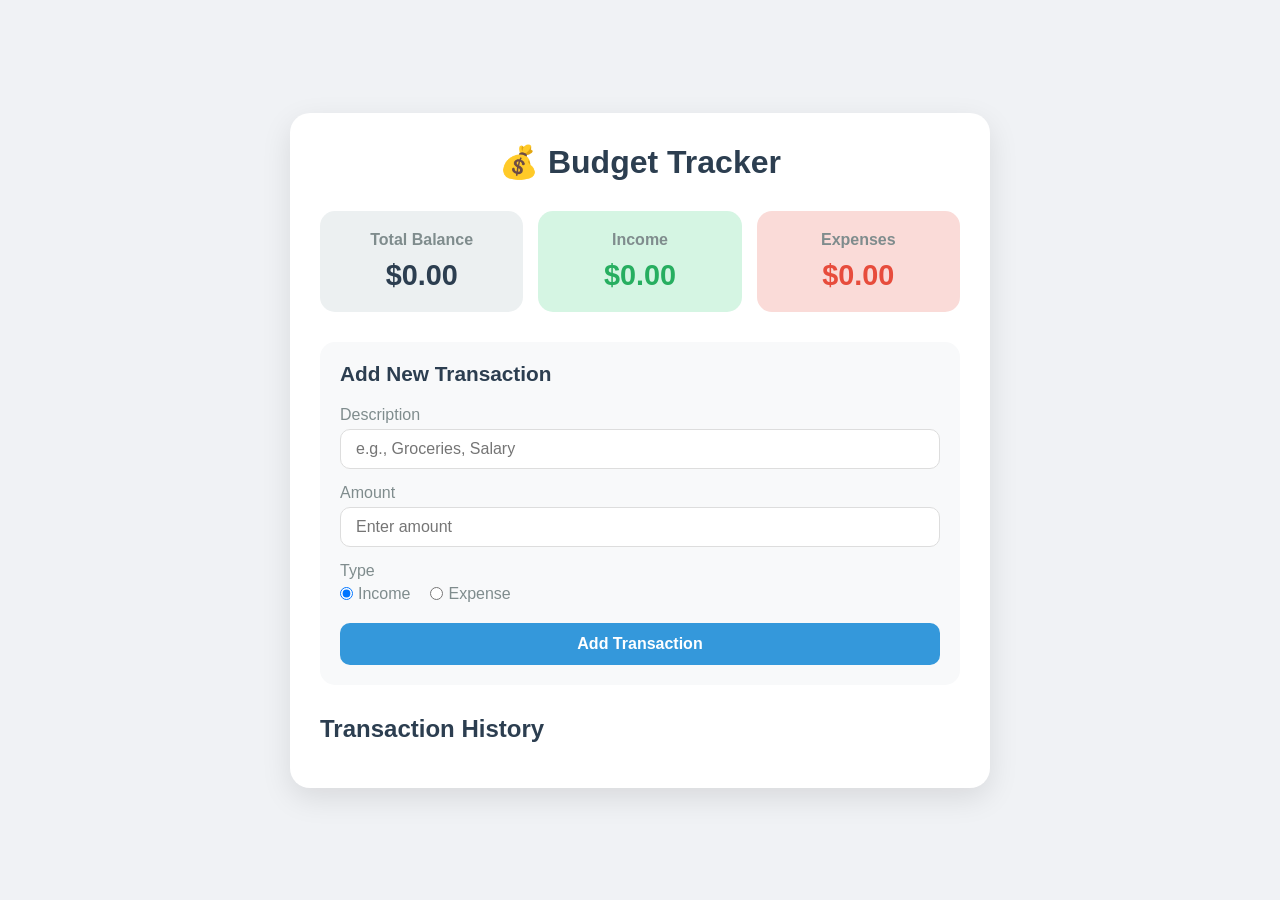
<file: index.html>
<!DOCTYPE html>
<html lang="en">
<head>
    <meta charset="UTF-8">
    <meta name="viewport" content="width=device-width, initial-scale=1.0">
    <title>Budget Tracker</title>
    <link rel="stylesheet" href="style.css">
</head>
<body>
    <div class="container">
        <h1>💰 Budget Tracker</h1>
        
        <div class="summary">
            <div class="summary-card">
                <h3>Total Balance</h3>
                <p id="balance">$0.00</p>
            </div>
            <div class="summary-card income">
                <h3>Income</h3>
                <p id="incomeTotal">$0.00</p>
            </div>
            <div class="summary-card expense">
                <h3>Expenses</h3>
                <p id="expenseTotal">$0.00</p>
            </div>
        </div>

        <div class="add-transaction">
            <h2>Add New Transaction</h2>
            <form id="transactionForm">
                <div class="form-group">
                    <label for="description">Description</label>
                    <input type="text" id="description" placeholder="e.g., Groceries, Salary" required>
                </div>
                <div class="form-group">
                    <label for="amount">Amount</label>
                    <input type="number" id="amount" placeholder="Enter amount" step="0.01" min="0.01" required>
                </div>
                <div class="form-group">
                    <label>Type</label>
                    <div class="radio-group">
                        <label>
                            <input type="radio" name="type" value="income" checked> Income
                        </label>
                        <label>
                            <input type="radio" name="type" value="expense"> Expense
                        </label>
                    </div>
                </div>
                <button type="submit">Add Transaction</button>
            </form>
        </div>

        <div class="history">
            <h2>Transaction History</h2>
            <ul id="transactionList" class="transaction-list"></ul>
        </div>
    </div>

    <script src="script.js"></script>
</body>
</html>
</file>
<file: style.css>
* {
    margin: 0;
    padding: 0;
    box-sizing: border-box;
}

body {
    font-family: 'Segoe UI', Tahoma, Geneva, Verdana, sans-serif;
    background: #f0f2f5;
    min-height: 100vh;
    display: flex;
    justify-content: center;
    align-items: center;
    padding: 20px;
}

.container {
    max-width: 700px;
    width: 100%;
    background: white;
    border-radius: 20px;
    box-shadow: 0 10px 30px rgba(0,0,0,0.1);
    padding: 30px;
}

h1 {
    color: #2c3e50;
    text-align: center;
    margin-bottom: 30px;
}

.summary {
    display: flex;
    gap: 15px;
    margin-bottom: 30px;
}

.summary-card {
    flex: 1;
    background: #ecf0f1;
    padding: 20px;
    border-radius: 15px;
    text-align: center;
}

.summary-card.income {
    background: #d5f5e3;
}

.summary-card.expense {
    background: #fadbd8;
}

.summary-card h3 {
    font-size: 1rem;
    color: #7f8c8d;
    margin-bottom: 10px;
}

.summary-card p {
    font-size: 1.8rem;
    font-weight: bold;
    color: #2c3e50;
}

.income p {
    color: #27ae60;
}

.expense p {
    color: #e74c3c;
}

.add-transaction {
    background: #f8f9fa;
    padding: 20px;
    border-radius: 15px;
    margin-bottom: 30px;
}

.add-transaction h2 {
    color: #2c3e50;
    margin-bottom: 20px;
    font-size: 1.3rem;
}

.form-group {
    margin-bottom: 15px;
}

.form-group label {
    display: block;
    margin-bottom: 5px;
    color: #7f8c8d;
    font-weight: 500;
}

.form-group input {
    width: 100%;
    padding: 10px 15px;
    border: 1px solid #ddd;
    border-radius: 10px;
    font-size: 1rem;
    outline: none;
    transition: border-color 0.2s;
}

.form-group input:focus {
    border-color: #3498db;
}

.radio-group {
    display: flex;
    gap: 20px;
}

.radio-group label {
    display: flex;
    align-items: center;
    gap: 5px;
    cursor: pointer;
}

button[type="submit"] {
    width: 100%;
    padding: 12px;
    background: #3498db;
    color: white;
    border: none;
    border-radius: 10px;
    font-size: 1rem;
    font-weight: bold;
    cursor: pointer;
    transition: background 0.2s;
}

button[type="submit"]:hover {
    background: #2980b9;
}

.history h2 {
    color: #2c3e50;
    margin-bottom: 15px;
}

.transaction-list {
    list-style: none;
}

.transaction-item {
    display: flex;
    justify-content: space-between;
    align-items: center;
    background: white;
    padding: 15px;
    border-radius: 10px;
    margin-bottom: 10px;
    box-shadow: 0 2px 5px rgba(0,0,0,0.05);
    border-left: 5px solid;
}

.transaction-item.income {
    border-left-color: #27ae60;
}

.transaction-item.expense {
    border-left-color: #e74c3c;
}

.transaction-info {
    display: flex;
    flex-direction: column;
}

.transaction-desc {
    font-weight: 500;
    color: #2c3e50;
}

.transaction-amount {
    font-size: 1.1rem;
    font-weight: bold;
}

.income .transaction-amount {
    color: #27ae60;
}

.expense .transaction-amount {
    color: #e74c3c;
}

.delete-btn {
    background: #e74c3c;
    color: white;
    border: none;
    padding: 8px 12px;
    border-radius: 8px;
    cursor: pointer;
    font-weight: bold;
    transition: background 0.2s;
}

.delete-btn:hover {
    background: #c0392b;
}
</file>
<file: Budget Tracker/style.css>
* {
    margin: 0;
    padding: 0;
    box-sizing: border-box;
}

body {
    font-family: 'Segoe UI', Tahoma, Geneva, Verdana, sans-serif;
    background: #f0f2f5;
    min-height: 100vh;
    display: flex;
    justify-content: center;
    align-items: center;
    padding: 20px;
}

.container {
    max-width: 700px;
    width: 100%;
    background: white;
    border-radius: 20px;
    box-shadow: 0 10px 30px rgba(0,0,0,0.1);
    padding: 30px;
}

h1 {
    color: #2c3e50;
    text-align: center;
    margin-bottom: 30px;
}

.summary {
    display: flex;
    gap: 15px;
    margin-bottom: 30px;
}

.summary-card {
    flex: 1;
    background: #ecf0f1;
    padding: 20px;
    border-radius: 15px;
    text-align: center;
}

.summary-card.income {
    background: #d5f5e3;
}

.summary-card.expense {
    background: #fadbd8;
}

.summary-card h3 {
    font-size: 1rem;
    color: #7f8c8d;
    margin-bottom: 10px;
}

.summary-card p {
    font-size: 1.8rem;
    font-weight: bold;
    color: #2c3e50;
}

.income p {
    color: #27ae60;
}

.expense p {
    color: #e74c3c;
}

.add-transaction {
    background: #f8f9fa;
    padding: 20px;
    border-radius: 15px;
    margin-bottom: 30px;
}

.add-transaction h2 {
    color: #2c3e50;
    margin-bottom: 20px;
    font-size: 1.3rem;
}

.form-group {
    margin-bottom: 15px;
}

.form-group label {
    display: block;
    margin-bottom: 5px;
    color: #7f8c8d;
    font-weight: 500;
}

.form-group input {
    width: 100%;
    padding: 10px 15px;
    border: 1px solid #ddd;
    border-radius: 10px;
    font-size: 1rem;
    outline: none;
    transition: border-color 0.2s;
}

.form-group input:focus {
    border-color: #3498db;
}

.radio-group {
    display: flex;
    gap: 20px;
}

.radio-group label {
    display: flex;
    align-items: center;
    gap: 5px;
    cursor: pointer;
}

button[type="submit"] {
    width: 100%;
    padding: 12px;
    background: #3498db;
    color: white;
    border: none;
    border-radius: 10px;
    font-size: 1rem;
    font-weight: bold;
    cursor: pointer;
    transition: background 0.2s;
}

button[type="submit"]:hover {
    background: #2980b9;
}

.history h2 {
    color: #2c3e50;
    margin-bottom: 15px;
}

.transaction-list {
    list-style: none;
}

.transaction-item {
    display: flex;
    justify-content: space-between;
    align-items: center;
    background: white;
    padding: 15px;
    border-radius: 10px;
    margin-bottom: 10px;
    box-shadow: 0 2px 5px rgba(0,0,0,0.05);
    border-left: 5px solid;
}

.transaction-item.income {
    border-left-color: #27ae60;
}

.transaction-item.expense {
    border-left-color: #e74c3c;
}

.transaction-info {
    display: flex;
    flex-direction: column;
}

.transaction-desc {
    font-weight: 500;
    color: #2c3e50;
}

.transaction-amount {
    font-size: 1.1rem;
    font-weight: bold;
}

.income .transaction-amount {
    color: #27ae60;
}

.expense .transaction-amount {
    color: #e74c3c;
}

.delete-btn {
    background: #e74c3c;
    color: white;
    border: none;
    padding: 8px 12px;
    border-radius: 8px;
    cursor: pointer;
    font-weight: bold;
    transition: background 0.2s;
}

.delete-btn:hover {
    background: #c0392b;
}
</file>
